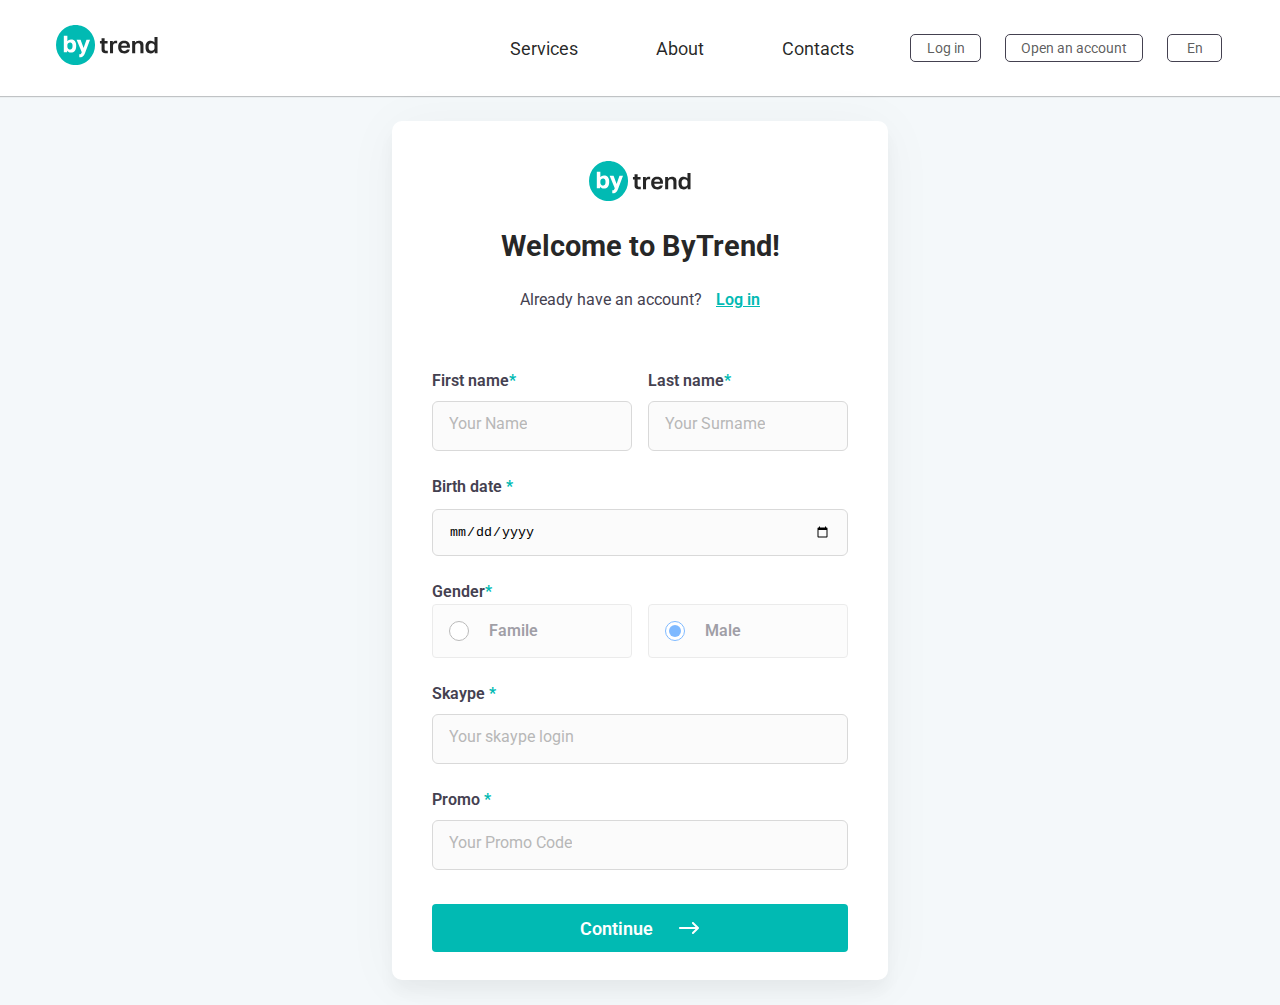
<file: index.html>
<!DOCTYPE html>
<html lang="en">
  <head>
    <meta charset="UTF-8" />
    <meta name="viewport" content="width=device-width, initial-scale=1.0" />
    <title>Document</title>
    <link rel="stylesheet" href="css/min.css" />
  </head>
  <body>
    <header class="header">
      <nav class="navbar">
        <div class="container">
          <div class="navigation">
            <a href="#" class="logo-link">
              <img src="images/logo.svg" alt="logo" class="logo"
            /></a>
            <ul class="nav-list">
              <li class="nav-list">
                <a href="#" class="nav-link">Services</a>
              </li>
              <li class="nav-list"><a href="#" class="nav-link">About</a></li>
              <li class="nav-list">
                <a href="#" class="nav-link">Contacts</a>
              </li>
            </ul>
            <div class="btn-group">
              <a href="pages/login.html" class="btn-link w-71">Log in</a>
              <a href="#" class="btn-link w-138">Open an account</a
              ><a href="#" class="btn-link w-55">En</a>
            </div>
          </div>
        </div>
      </nav>
    </header>

    <!-- main -->
    <main class="main">
      <div class="form-option">
        <a href="#" class="logo-form">
          <img src="images/logo.svg" alt="" />
        </a>
        <h1 class="form__header">Welcome to ByTrend!</h1>
        <p class="form__paragriph">
          Already have an account?
          <a href="pages/login.html" class="form-link">Log in</a>
        </p>
        <form action="" class="form form-group">
          <div class="form-name">
            <label for="frist-name"
              >First name<span>*</span>
              <input
                type="text"
                name="frist-name"
                id="frist-name"
                class="input-name"
                placeholder="your name" />
            </label>
            <label for="last-name"
              >Last name<span>*</span>
              <input
                type="text"
                name="last-name"
                id="last-name"
                class="input-name"
                placeholder="your surname" />
            </label>
          </div>
          <div class="brith-group">
            <label for="brtihday">
              Birth date <span>*</span>
              <input
                type="date"
                id="brithday"
                name="brithday"
                class="brith-input"
                value="06.12.1992" />
            </label>
          </div>
          <div class="gander-body">
            Gender<span>*</span>
            <div class="gander-main">
              <label for="female" class="gander-label">
                <input
                  type="radio"
                  name="gander"
                  id="female"
                  class="gander-input"
                  checked />
                Famile
              </label>
              <label for="male" class="gander-label">
                <input
                  type="radio"
                  name="gander"
                  id="male"
                  class="gander-input"
                  checked />
                Male
              </label>
            </div>
          </div>
          <div class="form-login">
            <label class="sk-label" for="skaype">
              skaype <span>*</span>
              <input
                type="text"
                name="skype_login"
                id="skype"
                class="login-input"
                placeholder="Your skaype login" />
            </label>
          </div>
          <div class="form-promo">
            <label class="sk-label" for="promo">
              promo <span>*</span>
              <input
                type="text"
                id="promo"
                name="promo"
                class="promo"
                placeholder="your promo code" />
            </label>
          </div>
          <div class="form-bottom">
            <a href="pages/registr.html" class="btn-form">
              Continue <img src="images/arrow-r.svg" alt="right-arrow" />
            </a>
          </div>
        </form>
      </div>
    </main>
    <!-- main -->
  </body>
</html>
</file>
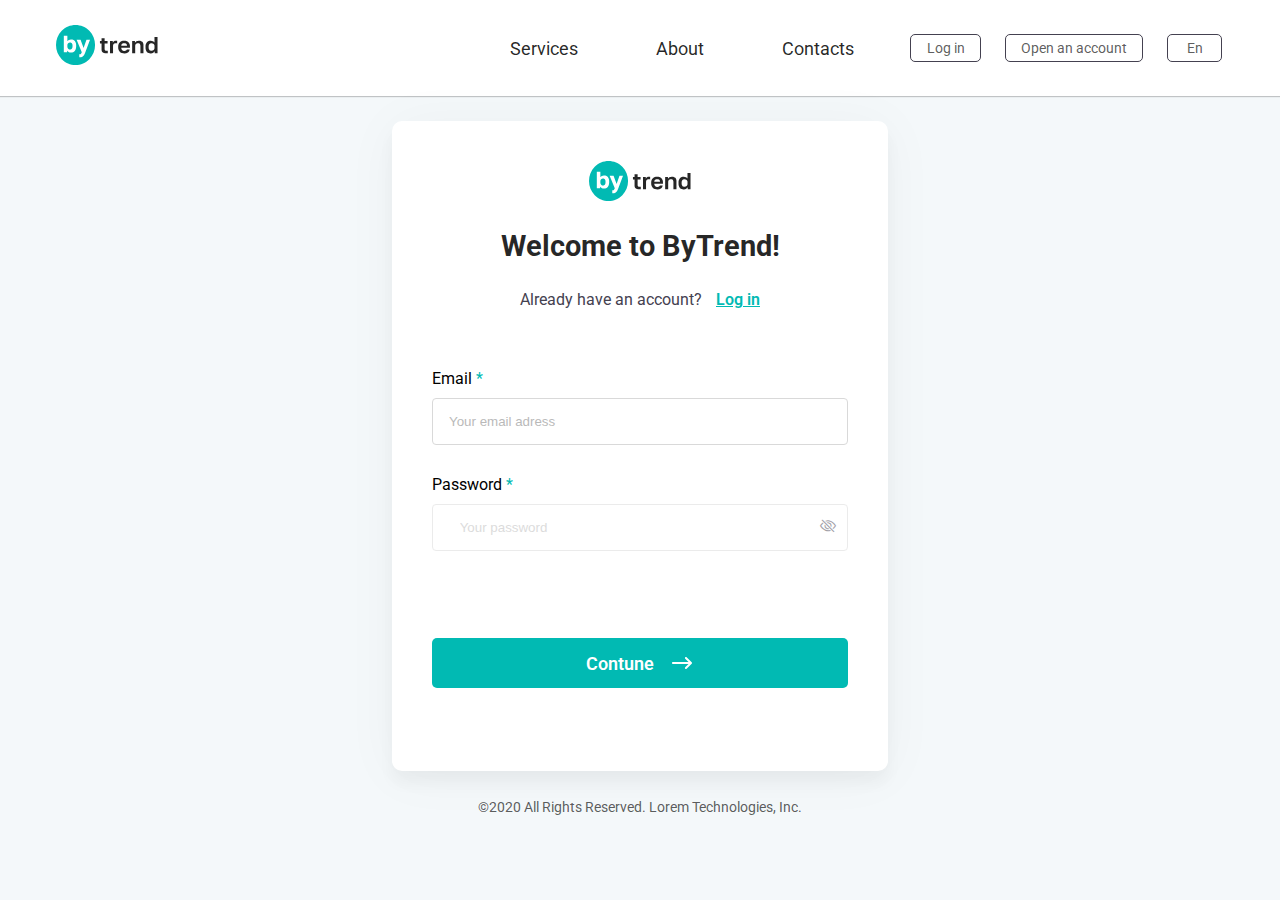
<file: pages/login.html>
<!DOCTYPE html>
<html lang="en">
  <head>
    <meta charset="UTF-8" />
    <meta name="viewport" content="width=device-width, initial-scale=1.0" />
    <title>Login-page</title>
    <link rel="stylesheet" href="../css/login.css" />
    <link
      rel="stylesheet"
      href="https://cdn.jsdelivr.net/npm/bootstrap-icons@1.3.0/font/bootstrap-icons.css" />
    <link rel="stylesheet" href="../css/min.css" />
  </head>
  <body>
    <header class="header">
      <nav class="navbar">
        <div class="container">
          <div class="navigation">
            <a href="#" class="logo-link">
              <img src="../images/logo.svg" alt="logo" class="logo"
            /></a>
            <ul class="nav-list">
              <li class="nav-list">
                <a href="#" class="nav-link">Services</a>
              </li>
              <li class="nav-list"><a href="#" class="nav-link">About</a></li>
              <li class="nav-list">
                <a href="#" class="nav-link">Contacts</a>
              </li>
            </ul>
            <div class="btn-group">
              <a href="login.html" class="btn-link w-71">Log in</a>
              <a href="#" class="btn-link w-138">Open an account</a
              ><a href="#" class="btn-link w-55">En</a>
            </div>
          </div>
        </div>
      </nav>
    </header>

    <main class="main">
      <div class="container">
        <div class="form-option form-input-option">
          <a href="#" class="logo-form">
            <img src="../images/logo.svg" alt="" />
          </a>
          <h1 class="form__header">Welcome to ByTrend!</h1>
          <p class="form__paragriph">
            Already have an account? <a href="#" class="form-link">Log in</a>
          </p>
          <form action="">
            <div class="mb-30">
              <label for="email" class="email-label"
                >Email <span>*</span>
                <input
                  type="email"
                  name="email"
                  id="email"
                  placeholder="Your email adress"
                  class="form-input-email" />
              </label>
            </div>
            <div class="mb-56">
              <label for="password">Password <span>*</span></label>
              <div class="password-box">
                <input
                  type="password"
                  id="password"
                  placeholder="Your password" />
                <i class="bi bi-eye-slash" id="toggle-password"></i>
              </div>
            </div>
            <div>
              <button type="submit" class="btn-submit">
                contune <img src="../images/arrow-r.svg" alt="" />
              </button>
            </div>
          </form>
        </div>
      </div>
    </main>
    <footer>
      <div class="container">
        <p class="footer-paragriph">
          ©2020 All Rights Reserved. Lorem Technologies, Inc.
        </p>
      </div>
    </footer>
    <script src="../js/main.js"></script>
  </body>
</html>
</file>
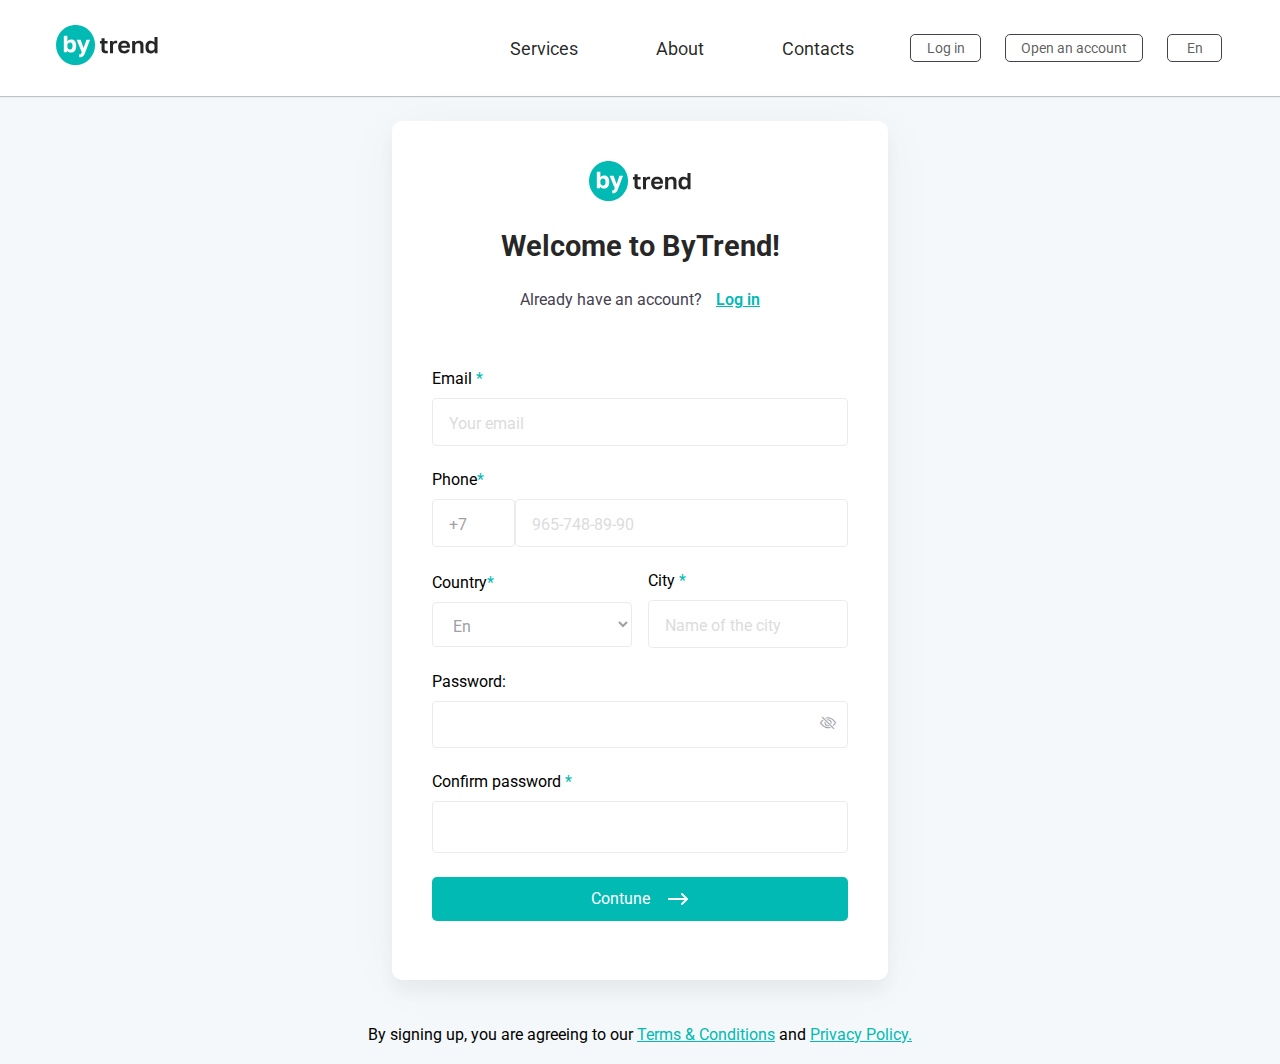
<file: pages/registr.html>
<!DOCTYPE html>
<html lang="en">
  <head>
    <meta charset="UTF-8" />
    <meta name="viewport" content="width=device-width, initial-scale=1.0" />
    <title>Document</title>
    <link rel="stylesheet" href="../css/min.css" />
    <link rel="stylesheet" href="../css/reg.css" />
    <link
      rel="stylesheet"
      href="https://cdn.jsdelivr.net/npm/bootstrap-icons@1.3.0/font/bootstrap-icons.css" />
  </head>
  <body>
    <header class="header">
      <nav class="navbar">
        <div class="container">
          <div class="navigation">
            <a href="./pages/login.html" class="logo-link">
              <img src="../images/logo.svg" alt="logo" class="logo"
            /></a>
            <ul class="nav-list">
              <li class="nav-list">
                <a href="#" class="nav-link">Services</a>
              </li>
              <li class="nav-list"><a href="#" class="nav-link">About</a></li>
              <li class="nav-list">
                <a href="#" class="nav-link">Contacts</a>
              </li>
            </ul>
            <div class="btn-group">
              <a href="./login.html" class="btn-link w-71">Log in</a>
              <a href="#" class="btn-link w-138">Open an account</a
              ><a href="#" class="btn-link w-55">En</a>
            </div>
          </div>
        </div>
      </nav>
    </header>

    <!-- ======================== MAIN ======================== -->
    <main class="main">
      <div class="container">
        <div class="form-option">
          <a href="./login.html" class="logo-form">
            <img src="../images/logo.svg" alt="logo-site" />
          </a>
          <h1 class="form__header">Welcome to ByTrend!</h1>
          <p class="form__paragriph">
            Already have an account?
            <a href="./login.html" class="form-link">Log in</a>
          </p>
          <div class="mb-24">
            <label for="email" class="email-label">
              Email <span>*</span>
              <input
                type="email"
                id="email"
                name="email"
                class="form-input-email"
                placeholder="Your email" />
            </label>
          </div>
          <div class="mb-24">
            <label for="phone">
              Phone<span>*</span>
              <div class="number">
                <div class="inp-form">+7</div>
                <input
                  type="text"
                  name="phone"
                  id="phone"
                  class="form-input-phone"
                  placeholder="965-748-89-90" />
              </div>
            </label>
          </div>
          <div class="mb-24">
            <div class="form-main">
              <label for="country">
                Country<span>*</span>
                <select class="form-input-sel" name="country" id="">
                  <option value="en">En</option>
                  <option value="uz">Uz</option>
                  <option value="ru">Ru</option>
                </select>
              </label>
              <label for="city">
                City <span>*</span>
                <input
                  type="text"
                  name="city"
                  id="city"
                  class="form-input-city"
                  placeholder="Name of the city" />
              </label>
            </div>
          </div>
          <div class="mb-24">
            <label for="password">Password:</label>
            <div class="password-box">
              <input type="password" id="password" />
              <i class="bi bi-eye-slash" id="toggle-password"></i>
            </div>
          </div>
          <div class="mb-24">
            <label for="conf">
              Confirm password <span>*</span>
              <input
                type="password"
                name="confirm"
                id="confirm"
                class="confirm-form" />
            </label>
          </div>
          <div class="mb-24">
            <a href="#" class="btn-link-form">
              Contune <img src="../images/arrow-r.svg" alt="arrow-r" />
            </a>
          </div>
        </div>
      </div>
    </main>
    <!-- ======================== MAIN ======================== -->
    <footer>
      <div class="container">
        <p class="text-align-center">
          By signing up, you are agreeing to our
          <a href="" class="text-blue">Terms & Conditions</a> and
          <a href="" class="text-blue">Privacy Policy.</a>
        </p>
      </div>
    </footer>
    <!-- script -->
    <script src="../js/main.js"></script>
    <!-- script -->
  </body>
</html>
</file>
<file: css/min.css>
@import url("https://fonts.googleapis.com/css2?family=Roboto:wght@400;500;700&display=swap");

:root {
  --roboto: "Roboto", sans-serif;
  --white: #ffffff;
  --black-alpha: rgba(0, 0, 0, 0.85);
  --text-sm: #444150;
  --01-bab-3: #01bab3;
  --bg-color: #f4f8fa;
}

* {
  margin: 0;
  padding: 0;
  box-sizing: border-box;
}

html {
  scroll-behavior: smooth;
}
body {
  background-color: var(--bg-color);
  font-family: var(--roboto);
  font-weight: 400;
}
/* input */
input::placeholder {
  opacity: 0.5;
}
.gander-label {
  opacity: 0.5;
}
input:focus {
  outline-color: #01bab3;
}
/* container */
.container {
  max-width: 1168px;
  margin: 0 auto;
}

.form-option {
  padding: 40px;
}
.navbar {
  width: 100%;
  background-color: var(--white);
  padding: 20px 0px;
  box-shadow: 0px 1px 1px rgba(0, 0, 0, 0.212);
}
.navigation {
  display: flex;
  justify-content: flex-start;
  align-items: center;
  height: 56px;
}
.logo-link {
  height: 56px;
  margin: 9px 352px 0px 0px;
}
.nav-list {
  height: 56px;
  display: flex;
  justify-content: flex-start;
  align-items: center;
  padding: 16px 0px;
  gap: 50px;
  margin-right: 28px;
}
.nav-link {
  color: rgba(0, 0, 0, 0.85);
  font-size: 18px;
  font-weight: 400;
  text-decoration: none;
  transition: all 0.8s;
}
.nav-link:hover {
  color: var(--text-sm);
}
.btn-group {
  display: flex;
  gap: 24px;
  align-items: center;
  height: 56px;
  padding: 16px 0px;
}
.btn-link {
  font-family: var(--roboto);
  font-size: 14px;
  font-weight: 400;
  color: rgba(0, 0, 0, 0.65);
  text-decoration: none;
  border-radius: 5px;
  border: 1px solid var(--text-sm);
  padding: 5px 10px;
  display: inline-block;
  text-align: center;
}
.btn-link:hover {
  background-color: #444150;
  color: white;
}
.w-71 {
  width: 71px;
}
.w-138 {
  width: 138px;
}
.w-55 {
  width: 55px;
}
span {
  color: #01bab3;
}
.form-option {
  width: 496px;
  height: 859px;
  text-align: center;
  border-radius: 10px;
  background: var(--White, #fff);
  box-shadow: 0px 4px 56px 0px rgba(0, 0, 0, 0.04),
    0px 12px 16px 0px rgba(0, 0, 0, 0.04);
  margin: 25px auto;
}
.logo-form {
  display: inline-block;
  padding-bottom: 24px;
}
.gander-label {
  border: 1px solid #01bab3;
}
.form__header {
  color: rgba(0, 0, 0, 0.85);
  font-family: var(--roboto);
  font-size: 29px;
  font-weight: 700;
  margin-bottom: 24px;
}
.form__paragriph {
  color: #444150;
  font-family: var(--roboto);
  font-size: 16px;
  font-style: normal;
  font-weight: 400;
  line-height: 26px; /* 162.5% */
  margin-bottom: 56px;
}
.form-link {
  color: var(--01-bab-3);
  font-family: var(--roboto);
  font-size: 16px;
  font-weight: 600;
  line-height: 26px; /* 162.5% */
  margin-left: 10px;
}
.form-name {
  display: flex;
  justify-content: space-between;
  gap: 16px;
  margin-bottom: 24px;
  color: #444150;
  font-family: var(--roboto);
  font-size: 16px;
  font-style: normal;
  font-weight: 600;
  line-height: 24px; /* 150% */
}
label {
  display: block;
  text-align: left;
}
.input-name {
  width: 200px;
  padding: 10px 10px 14px 16px;
  border-radius: 6px;
  border: 1px solid #d9d9d9;
  background: #fbfbfb;
  color: #444150;
  font-family: var(--roboto);
  font-size: 16px;
  font-weight: 400;
  line-height: 24px; /* 150% */
  margin-top: 8px;
}
.input-name::placeholder {
  text-transform: capitalize;
}
.brithday {
  display: block;
  width: 100%;
}
.brith-group {
  margin-bottom: 24px;
  color: #444150;
  font-family: var(--roboto);
  font-size: 16px;
  font-style: normal;
  font-weight: 600;
  line-height: 24px; /* 150% */
}
.brith-input {
  padding: 14px 16px;
  width: 100%;
  margin-top: 10px;
  border-radius: 6px;
  border: 1px solid #d9d9d9;
  background: #fbfbfb;
}
.gander-body {
  text-align: left;
  width: 100%;
  color: #444150;
  font-family: var(--roboto);
  font-size: 16px;
  font-style: normal;
  font-weight: 600;
  line-height: 24px; /* 150% */
}
.gander-main {
  display: flex;
  gap: 16px;
}
.gander-label {
  margin-bottom: 24px;
  border-radius: 4px;
  background: #fff;
  padding: 14px 16px;
  border-radius: 4px;
  border: 1px solid #d9d9d9;
  background: #fbfbfb;
  width: 200px;
  display: flex;
  align-items: center;
  gap: 20px;
}
.gander-input {
  width: 20px;
  height: 20px;
  background: var(--01-bab-3);
}
.gander-label:hover:checked {
  border: 2px solid var(--01-bab-3, #01bab3);
}
.sk-label {
  display: block;
  width: 100%;
  color: #444150;
  font-family: var(--roboto);
  font-size: 16px;
  font-style: normal;
  font-weight: 600;
  line-height: 24px; /* 150% */
  text-transform: capitalize;
}
.login-input,
.promo {
  margin-top: 10px;
  margin-bottom: 24px;
  width: 100%;
  display: inline-block;
  padding: 10px 10px 14px 16px;
  border-radius: 6px;
  border: 1px solid #d9d9d9;
  background: #fbfbfb;
  color: #444150;
  font-family: var(--roboto);
  font-size: 16px;
  font-weight: 400;
  line-height: 24px; /* 150% */
  margin-top: 8px;
}
.promo::placeholder {
  text-transform: capitalize;
}
.form-bottom {
  width: 100%;
  display: block;
}
.btn-form {
  width: 100%;
  margin-top: 10px;
  display: flex;
  gap: 24px;
  justify-content: center;
  align-items: center;
  color: var(--ffffff, #fff);
  text-align: center;
  font-family: var(--roboto);
  font-size: 18px;
  text-decoration: none;
  font-weight: 600;
  padding: 12px 151px;
  border-radius: 4px;
  background: var(--01-bab-3, #01bab3);
  border: none;
}
</file>
<file: css/login.css>
* {
  margin: 0;
  padding: 0;
  box-sizing: border-box;
}
.form-input-option {
  height: 650px !important;
}
.password-box {
  width: 100%;
  border-radius: 4px;
  border: 1px solid #d9d9d9;
  background: #fff;
  margin-top: 10px;
  opacity: 0.5;
  color: #444150;
  font-family: var(--roboto);
  font-size: 16px;
  font-style: normal;
  font-weight: 400;
  line-height: 24px; /* 150% */
}
#password {
  width: 90%;
  height: auto;
  padding: 15px 16px 15px 16px;
  outline: none;
  border: none;
}
.email-label {
  display: inline-block;
  width: 100%;
  text-align: left;
}
.form-input-email {
  padding: 15px 16px 15px 16px;
  display: inline-block;
  width: 100%;
  border-radius: 4px;
  border: 1px solid #d9d9d9;
  background: #fff;
  margin-top: 10px;
}
.mb-30 {
  margin-bottom: 30px;
}
.mb-56 {
  margin-bottom: 87px;
}

.btn-submit {
  width: 100%;
  padding: 13px 16px;
  background: #01bab3;
  color: white;
  display: flex;
  justify-content: center;
  align-items: center;
  gap: 16px;
  border: none;
  border-radius: 5px;
  color: var(--ffffff, #fff);
  text-align: center;
  font-family: var(--roboto);
  font-size: 18px;
  font-style: normal;
  font-weight: 600;
  line-height: normal;
  text-transform: capitalize;
}
.footer-paragriph {
  text-align: center;
  color: rgba(0, 0, 0, 0.65);
  text-align: center;
  font-family: var(--roboto);
  font-size: 14px;
  font-style: normal;
  font-weight: 400;
  line-height: 22px; /* 157.143% */
}
</file>
<file: css/reg.css>
* {
  margin: 0;
  padding: 0;
  box-sizing: border-box;
}

.main {
  width: 100%;
}
.form-option {
  text-align: center;
}
.label {
  display: inline-block;
  text-align: left;
  width: 100%;
}

.mb-24 {
  margin-bottom: 24px;
}
.form-input {
  border-radius: 4px;
  border: 1px solid #d9d9d9;
  background: #fff;
  padding: 13px 16px 9px 16px;
  opacity: 0.5;
  color: #444150;
  font-family: var(--roboto);
  font-size: 16px;
  font-style: normal;
  font-weight: 400;
  line-height: 24px; /* 150% */
}
.form-main {
  display: flex;
  justify-content: space-between;
  align-items: center;
  width: 100%;
}
.email-label {
  width: 100%;
  display: inline-block;
}
.form-input-email {
  margin-top: 10px;
  display: block;
  width: 100%;
  border-right: none;
  border-radius: 4px;
  border: 1px solid #d9d9d9;
  background: #fff;
  padding: 13px 16px 9px 16px;
  opacity: 0.5;
  color: #444150;
  font-family: var(--roboto);
  font-size: 16px;
  font-style: normal;
  font-weight: 400;
  line-height: 24px; /* 150% */
}
.number {
  display: flex;
  align-items: center;
  margin-top: 10px;
}
.inp-form {
  width: 20%;
  border-right: none;
  border-radius: 4px;
  border: 1px solid #d9d9d9;
  background: #fff;
  padding: 13px 16px 9px 16px;
  opacity: 0.5;
  color: #444150;
  font-family: var(--roboto);
  font-size: 16px;
  font-style: normal;
  font-weight: 400;
  line-height: 24px; /* 150% */
}
.form-input-phone {
  width: 80%;
  border-radius: 4px;
  border: 1px solid #d9d9d9;
  background: #fff;
  padding: 13px 16px 9px 16px;
  opacity: 0.5;
  color: #444150;
  font-family: var(--roboto);
  font-size: 16px;
  font-style: normal;
  font-weight: 400;
  line-height: 24px; /* 150% */
}
.form-input-sel {
  margin-top: 10px;
  border-radius: 4px;
  border: 1px solid #d9d9d9;
  background: #fff;
  padding: 13px 16px 9px 16px;
  opacity: 0.5;
  color: #444150;
  font-family: var(--roboto);
  font-size: 16px;
  font-style: normal;
  font-weight: 400;
  line-height: 24px; /* 150% */
  width: 200px;
  display: inline-block;
}
.form-input-city {
  margin-top: 10px;
  width: 200px;
  border-radius: 4px;
  border: 1px solid #d9d9d9;
  background: #fff;
  padding: 13px 16px 9px 16px;
  opacity: 0.5;
  color: #444150;
  font-family: var(--roboto);
  font-size: 16px;
  font-style: normal;
  font-weight: 400;
  line-height: 24px; /* 150% */
}
.password-box {
  width: 100%;
  border-radius: 4px;
  border: 1px solid #d9d9d9;
  background: #fff;
  margin-top: 10px;
  opacity: 0.5;
  color: #444150;
  font-family: var(--roboto);
  font-size: 16px;
  font-style: normal;
  font-weight: 400;
  line-height: 24px; /* 150% */
}
.password-box:focus:active {
  outline: 1px solid var(--01-bab-3);
}
#password {
  width: 90%;
  height: auto;
  padding: 15px 16px 15px 16px;
  outline: none;
  border: none;
}
.confirm-form {
  width: 100%;
  border-radius: 4px;
  border: 1px solid #d9d9d9;
  background: #fff;
  margin-top: 10px;
  opacity: 0.5;
  color: #444150;
  font-family: var(--roboto);
  font-size: 16px;
  font-style: normal;
  font-weight: 400;
  line-height: 24px; /* 150% */
  padding: 13px 16px 13px 16px;
}
.btn-link-form {
  padding: 10px 16px;
  width: 100%;
  background-color: var(--01-bab-3);
  display: flex;
  justify-content: center;
  align-items: center;
  text-decoration: none;
  color: #ffffff;
  font-family: var(--roboto);
  font-size: 16px;
  font-style: normal;
  font-weight: 400;
  gap: 16px;
  line-height: 24px; /* 150% */
  border-radius: 5px;
  transition: all 0.8s;
}
.btn-link-form:hover {
  transform: scale(0.7);
  background-color: black;
}
.text-blue {
  color: var(--text-blue, #01bab3);
}
.text-align-center {
  text-align: center;
  text-decoration: none;
  padding: 20px;
}
</file>
